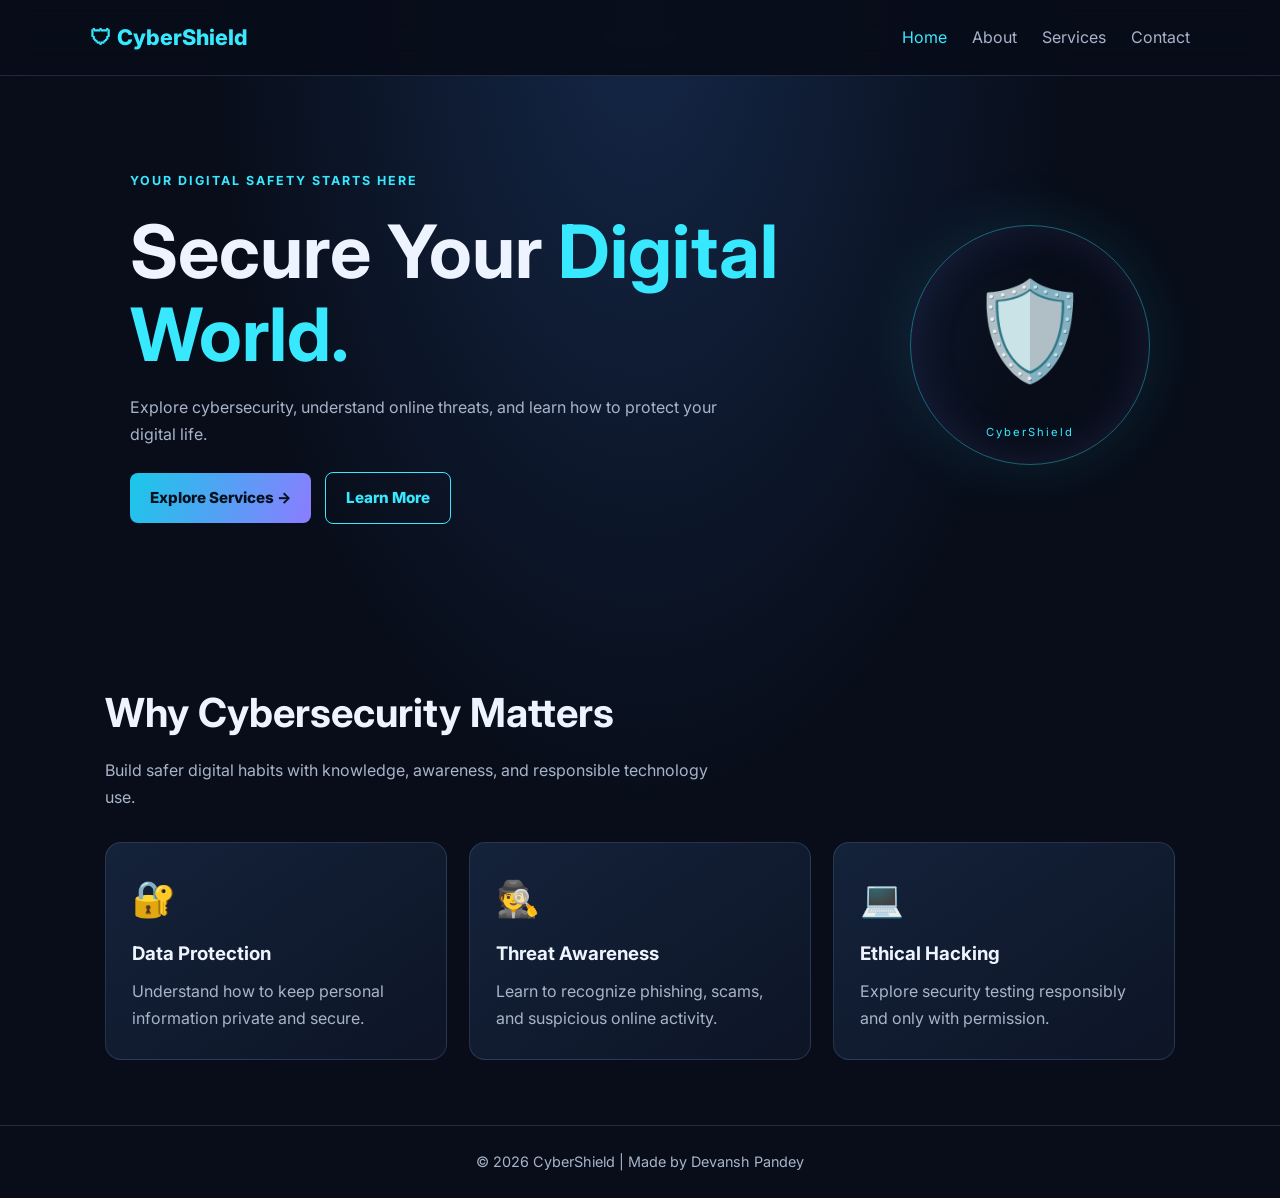
<file: index.html>
<!DOCTYPE html>
<html lang="en">
<head>
  <meta charset="UTF-8">
  <meta name="viewport" content="width=device-width, initial-scale=1.0">
  <title>CyberShield | Home</title>
  <link rel="stylesheet" href="style.css">
  <script src="script.js" defer></script>
</head>
<body>
  <header>
    <a class="logo" href="index.html">🛡 CyberShield</a>
    <button class="menu-btn" id="menuBtn" aria-label="Toggle navigation">☰</button>
    <nav id="nav">
      <a class="active" href="index.html">Home</a>
      <a href="about.html">About</a>
      <a href="services.html">Services</a>
      <a href="contact.html">Contact</a>
    </nav>
  </header>

  <main class="hero">
    <div class="hero-content">
      <span class="tag">YOUR DIGITAL SAFETY STARTS HERE</span>
      <h1>Secure Your <span>Digital World.</span></h1>
      <p>Explore cybersecurity, understand online threats, and learn how to protect your digital life.</p>
      <a class="btn" href="services.html">Explore Services →</a>
      <a class="btn btn-outline" href="about.html">Learn More</a>
    </div>
    <div class="shield">🛡️<span>CyberShield</span></div>
  </main>

  <section class="section">
    <h2>Why Cybersecurity Matters</h2>
    <p class="intro">Build safer digital habits with knowledge, awareness, and responsible technology use.</p>
    <div class="cards">
      <article class="card"><div class="emoji">🔐</div><h3>Data Protection</h3><p>Understand how to keep personal information private and secure.</p></article>
      <article class="card"><div class="emoji">🕵️</div><h3>Threat Awareness</h3><p>Learn to recognize phishing, scams, and suspicious online activity.</p></article>
      <article class="card"><div class="emoji">💻</div><h3>Ethical Hacking</h3><p>Explore security testing responsibly and only with permission.</p></article>
    </div>
  </section>

  <footer>© 2026 CyberShield | Made by Devansh Pandey</footer>
</body>
</html>
</file>
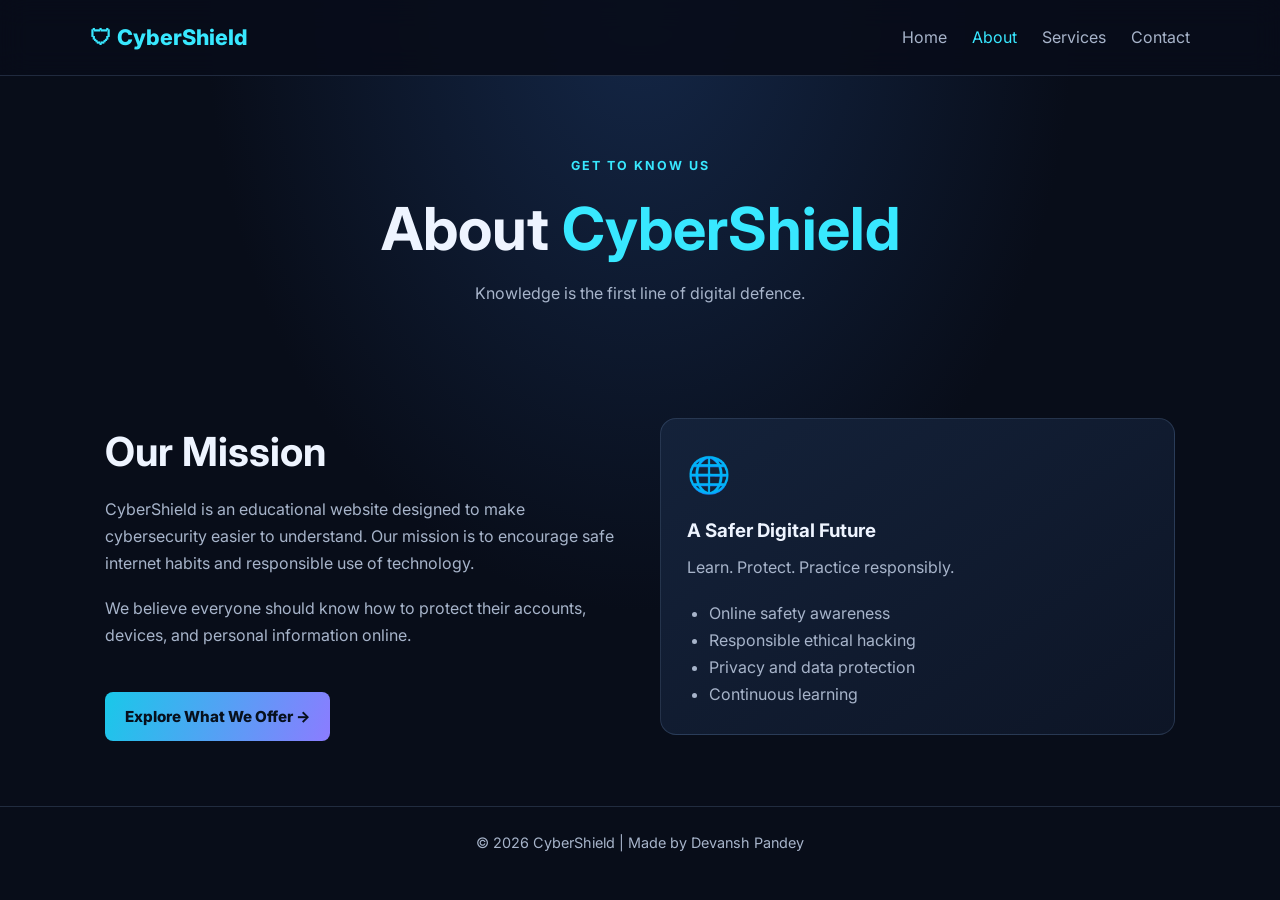
<file: about.html>
<!DOCTYPE html>
<html lang="en">
<head>
  <meta charset="UTF-8">
  <meta name="viewport" content="width=device-width, initial-scale=1.0">
  <title>CyberShield | About</title>
  <link rel="stylesheet" href="style.css">
  <script src="script.js" defer></script>
</head>
<body>
  <header>
    <a class="logo" href="index.html">🛡 CyberShield</a>
    <button class="menu-btn" id="menuBtn" aria-label="Toggle navigation">☰</button>
    <nav id="nav">
      <a href="index.html">Home</a><a class="active" href="about.html">About</a>
      <a href="services.html">Services</a><a href="contact.html">Contact</a>
    </nav>
  </header>

  <main class="page-banner">
    <span class="tag">GET TO KNOW US</span>
    <h1>About <span>CyberShield</span></h1>
    <p>Knowledge is the first line of digital defence.</p>
  </main>

  <section class="section two-col">
    <div>
      <h2>Our Mission</h2>
      <p>CyberShield is an educational website designed to make cybersecurity easier to understand. Our mission is to encourage safe internet habits and responsible use of technology.</p>
      <p>We believe everyone should know how to protect their accounts, devices, and personal information online.</p>
      <a class="btn" href="services.html">Explore What We Offer →</a>
    </div>
    <div class="info-panel">
      <div class="emoji">🌐</div>
      <h3>A Safer Digital Future</h3>
      <p>Learn. Protect. Practice responsibly.</p>
      <ul>
        <li>Online safety awareness</li>
        <li>Responsible ethical hacking</li>
        <li>Privacy and data protection</li>
        <li>Continuous learning</li>
      </ul>
    </div>
  </section>

  <footer>© 2026 CyberShield | Made by Devansh Pandey</footer>
</body>
</html>
</file>
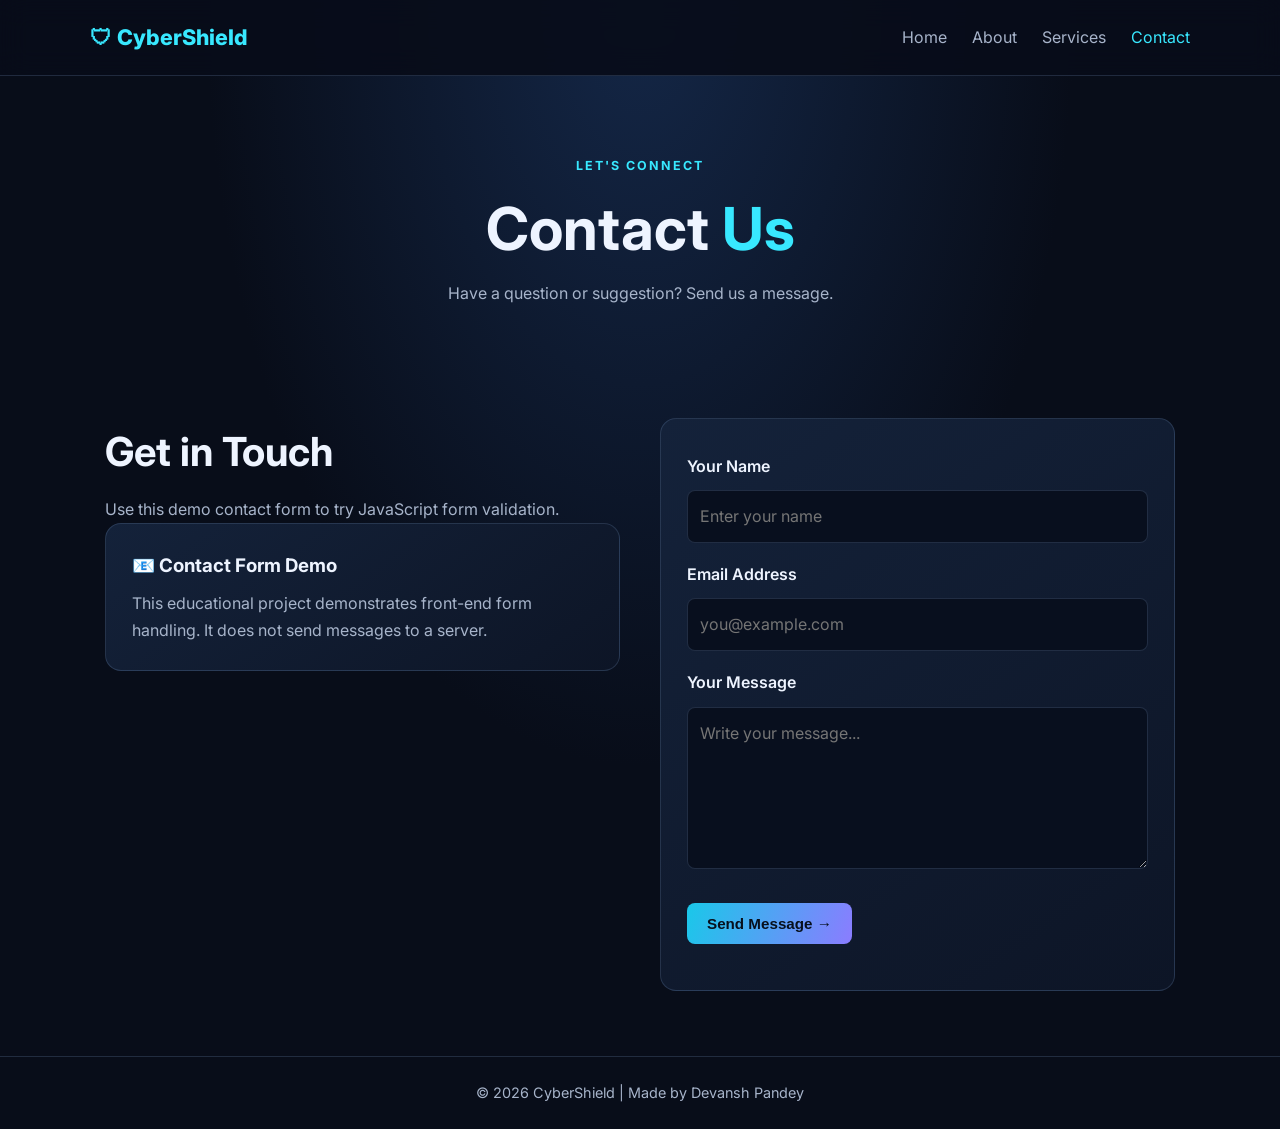
<file: contact.html>
<!DOCTYPE html>
<html lang="en">
<head>
  <meta charset="UTF-8">
  <meta name="viewport" content="width=device-width, initial-scale=1.0">
  <title>CyberShield | Contact</title>
  <link rel="stylesheet" href="style.css">
  <script src="script.js" defer></script>
</head>
<body>
  <header>
    <a class="logo" href="index.html">🛡 CyberShield</a>
    <button class="menu-btn" id="menuBtn" aria-label="Toggle navigation">☰</button>
    <nav id="nav">
      <a href="index.html">Home</a><a href="about.html">About</a>
      <a href="services.html">Services</a><a class="active" href="contact.html">Contact</a>
    </nav>
  </header>

  <main class="page-banner">
    <span class="tag">LET'S CONNECT</span>
    <h1>Contact <span>Us</span></h1>
    <p>Have a question or suggestion? Send us a message.</p>
  </main>

  <section class="section contact-layout">
    <div>
      <h2>Get in Touch</h2>
      <p>Use this demo contact form to try JavaScript form validation.</p>
      <div class="info-panel">
        <h3>📧 Contact Form Demo</h3>
        <p>This educational project demonstrates front-end form handling. It does not send messages to a server.</p>
      </div>
    </div>

    <form id="contactForm" class="contact-form">
      <label for="name">Your Name</label>
      <input id="name" name="name" type="text" placeholder="Enter your name" required minlength="2">

      <label for="email">Email Address</label>
      <input id="email" name="email" type="email" placeholder="you@example.com" required>

      <label for="message">Your Message</label>
      <textarea id="message" name="message" rows="5" placeholder="Write your message..." required minlength="10"></textarea>

      <button class="btn" type="submit">Send Message →</button>
      <p id="formStatus" role="status" aria-live="polite"></p>
    </form>
  </section>

  <footer>© 2026 CyberShield | Made by Devansh Pandey</footer>
</body>
</html>
</file>
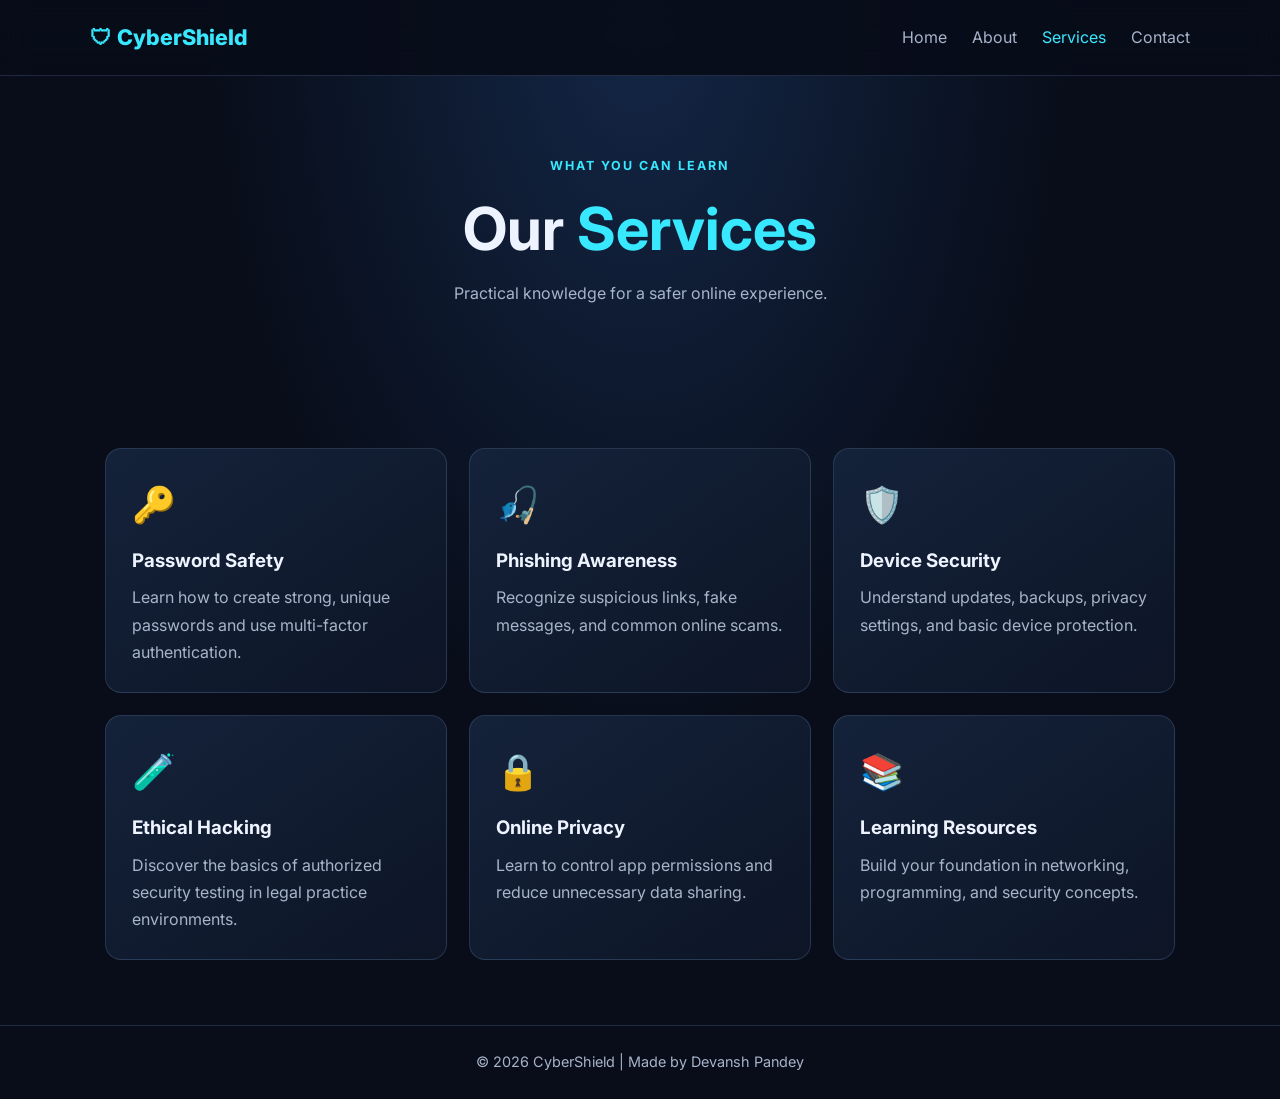
<file: services.html>
<!DOCTYPE html>
<html lang="en">
<head>
  <meta charset="UTF-8">
  <meta name="viewport" content="width=device-width, initial-scale=1.0">
  <title>CyberShield | Services</title>
  <link rel="stylesheet" href="style.css">
  <script src="script.js" defer></script>
</head>
<body>
  <header>
    <a class="logo" href="index.html">🛡 CyberShield</a>
    <button class="menu-btn" id="menuBtn" aria-label="Toggle navigation">☰</button>
    <nav id="nav">
      <a href="index.html">Home</a><a href="about.html">About</a>
      <a class="active" href="services.html">Services</a><a href="contact.html">Contact</a>
    </nav>
  </header>

  <main class="page-banner">
    <span class="tag">WHAT YOU CAN LEARN</span>
    <h1>Our <span>Services</span></h1>
    <p>Practical knowledge for a safer online experience.</p>
  </main>

  <section class="section">
    <div class="cards">
      <article class="card"><div class="emoji">🔑</div><h3>Password Safety</h3><p>Learn how to create strong, unique passwords and use multi-factor authentication.</p></article>
      <article class="card"><div class="emoji">🎣</div><h3>Phishing Awareness</h3><p>Recognize suspicious links, fake messages, and common online scams.</p></article>
      <article class="card"><div class="emoji">🛡️</div><h3>Device Security</h3><p>Understand updates, backups, privacy settings, and basic device protection.</p></article>
      <article class="card"><div class="emoji">🧪</div><h3>Ethical Hacking</h3><p>Discover the basics of authorized security testing in legal practice environments.</p></article>
      <article class="card"><div class="emoji">🔒</div><h3>Online Privacy</h3><p>Learn to control app permissions and reduce unnecessary data sharing.</p></article>
      <article class="card"><div class="emoji">📚</div><h3>Learning Resources</h3><p>Build your foundation in networking, programming, and security concepts.</p></article>
    </div>
  </section>

  <footer>© 2026 CyberShield | Made by Devansh Pandey</footer>
</body>
</html>
</file>
<file: style.css>
@import url('https://fonts.googleapis.com/css2?family=Inter:wght@400;500;600;700;800&display=swap');

:root {
  --bg: #080d19;
  --panel: #101a2d;
  --text: #eef4ff;
  --muted: #a7b4ca;
  --cyan: #38e8ff;
  --purple: #a78bfa;
  --border: rgba(145, 180, 230, 0.18);
}

* { box-sizing: border-box; margin: 0; padding: 0; }

html { scroll-behavior: smooth; }

body {
  background: radial-gradient(ellipse at top, #142747 0%, var(--bg) 48%);
  color: var(--text);
  font-family: 'Inter', Arial, sans-serif;
  line-height: 1.7;
  min-height: 100vh;
}

a { color: inherit; text-decoration: none; }

header {
  min-height: 76px;
  padding: 16px 7%;
  display: flex;
  align-items: center;
  justify-content: space-between;
  gap: 20px;
  border-bottom: 1px solid var(--border);
  background: rgba(8, 13, 25, 0.92);
  position: sticky;
  top: 0;
  z-index: 10;
  backdrop-filter: blur(14px);
}

.logo { font-size: 1.35rem; font-weight: 800; color: var(--cyan); }

nav { display: flex; gap: 25px; align-items: center; }

nav a { color: var(--muted); transition: color .2s; }

nav a:hover, nav a.active { color: var(--cyan); }

.menu-btn {
  display: none;
  color: var(--cyan);
  background: transparent;
  border: 1px solid var(--border);
  padding: 5px 12px;
  border-radius: 8px;
  font-size: 1.3rem;
}

.hero {
  max-width: 1200px;
  margin: auto;
  padding: 90px 7%;
  min-height: 510px;
  display: flex;
  justify-content: space-between;
  align-items: center;
  gap: 45px;
}

.hero-content { max-width: 660px; }

.tag {
  color: var(--cyan);
  font-size: .78rem;
  font-weight: 700;
  letter-spacing: 2px;
}

h1 { font-size: clamp(2.5rem, 6vw, 4.6rem); line-height: 1.12; margin: 18px 0; }

h1 span, h2 span { color: var(--cyan); }

.hero p, .page-banner p, .intro { color: var(--muted); max-width: 620px; }

.btn {
  display: inline-block;
  margin: 24px 10px 0 0;
  padding: 12px 20px;
  background: linear-gradient(110deg, #19c8e9, #8b7cff);
  color: #07101d;
  border: none;
  border-radius: 8px;
  font-weight: 800;
  font-size: .95rem;
  cursor: pointer;
  transition: transform .2s, box-shadow .2s;
}

.btn:hover { transform: translateY(-3px); box-shadow: 0 8px 25px #38e8ff30; }

.btn-outline { background: transparent; border: 1px solid var(--cyan); color: var(--cyan); }

.shield {
  width: 240px;
  height: 240px;
  flex-shrink: 0;
  display: grid;
  place-content: center;
  gap: 12px;
  text-align: center;
  font-size: 6rem;
  border: 1px solid #38e8ff66;
  border-radius: 50%;
  box-shadow: 0 0 65px #38e8ff1c, inset 0 0 45px #8b7cff20;
  animation: float 4s ease-in-out infinite;
}

.shield span { font-size: .7rem; letter-spacing: 2px; color: var(--cyan); }

@keyframes float {
  0%, 100% { transform: translateY(0); }
  50% { transform: translateY(-12px); }
}

.section { padding: 65px 7%; max-width: 1250px; margin: auto; }

.section h2 { font-size: clamp(1.8rem, 4vw, 2.5rem); margin-bottom: 10px; }

.intro { margin-bottom: 28px; }

.cards {
  display: grid;
  grid-template-columns: repeat(3, minmax(0, 1fr));
  gap: 22px;
  margin-top: 30px;
}

.card, .info-panel, .contact-form {
  background: linear-gradient(145deg, #14223a, #0d1526);
  border: 1px solid var(--border);
  border-radius: 16px;
  padding: 26px;
  transition: transform .2s, border-color .2s;
}

.card:hover { transform: translateY(-5px); border-color: #38e8ff88; }

.emoji { font-size: 2.2rem; margin-bottom: 10px; }

.card h3, .info-panel h3 { margin-bottom: 8px; }

.card p, .info-panel p, .two-col p, .contact-layout p { color: var(--muted); }

.page-banner { text-align: center; padding: 75px 7% 45px; }

.page-banner h1 { font-size: clamp(2.4rem, 5vw, 3.7rem); }

.page-banner p { margin: auto; }

.two-col, .contact-layout {
  display: grid;
  grid-template-columns: repeat(2, minmax(0, 1fr));
  align-items: start;
  gap: 40px;
}

.two-col p { margin-bottom: 18px; }

.info-panel ul { padding-left: 22px; margin-top: 15px; color: var(--muted); }

.contact-form { display: flex; flex-direction: column; gap: 10px; }

.contact-form label { font-weight: 600; margin-top: 8px; }

.contact-form input, .contact-form textarea {
  width: 100%;
  padding: 12px;
  border: 1px solid var(--border);
  border-radius: 8px;
  background: #080f1e;
  color: var(--text);
  font: inherit;
}

.contact-form input:focus, .contact-form textarea:focus {
  outline: 1px solid var(--cyan);
  border-color: var(--cyan);
}

.contact-form .btn { align-self: flex-start; }

#formStatus { margin-top: 10px; }

footer {
  border-top: 1px solid var(--border);
  padding: 24px 7%;
  text-align: center;
  color: var(--muted);
  font-size: .9rem;
}

@media (max-width: 800px) {
  .menu-btn { display: block; }
  nav {
    display: none;
    position: absolute;
    top: 75px;
    left: 0;
    right: 0;
    padding: 20px 7%;
    background: #0b1323;
    border-bottom: 1px solid var(--border);
    flex-direction: column;
    align-items: flex-start;
    gap: 14px;
  }
  nav.open { display: flex; }
  .hero { flex-direction: column; align-items: flex-start; padding-top: 65px; }
  .shield { width: 180px; height: 180px; font-size: 4rem; align-self: center; }
  .cards { grid-template-columns: 1fr; }
  .two-col, .contact-layout { grid-template-columns: 1fr; }
  .section { padding-top: 45px; padding-bottom: 45px; }
}
</file>
